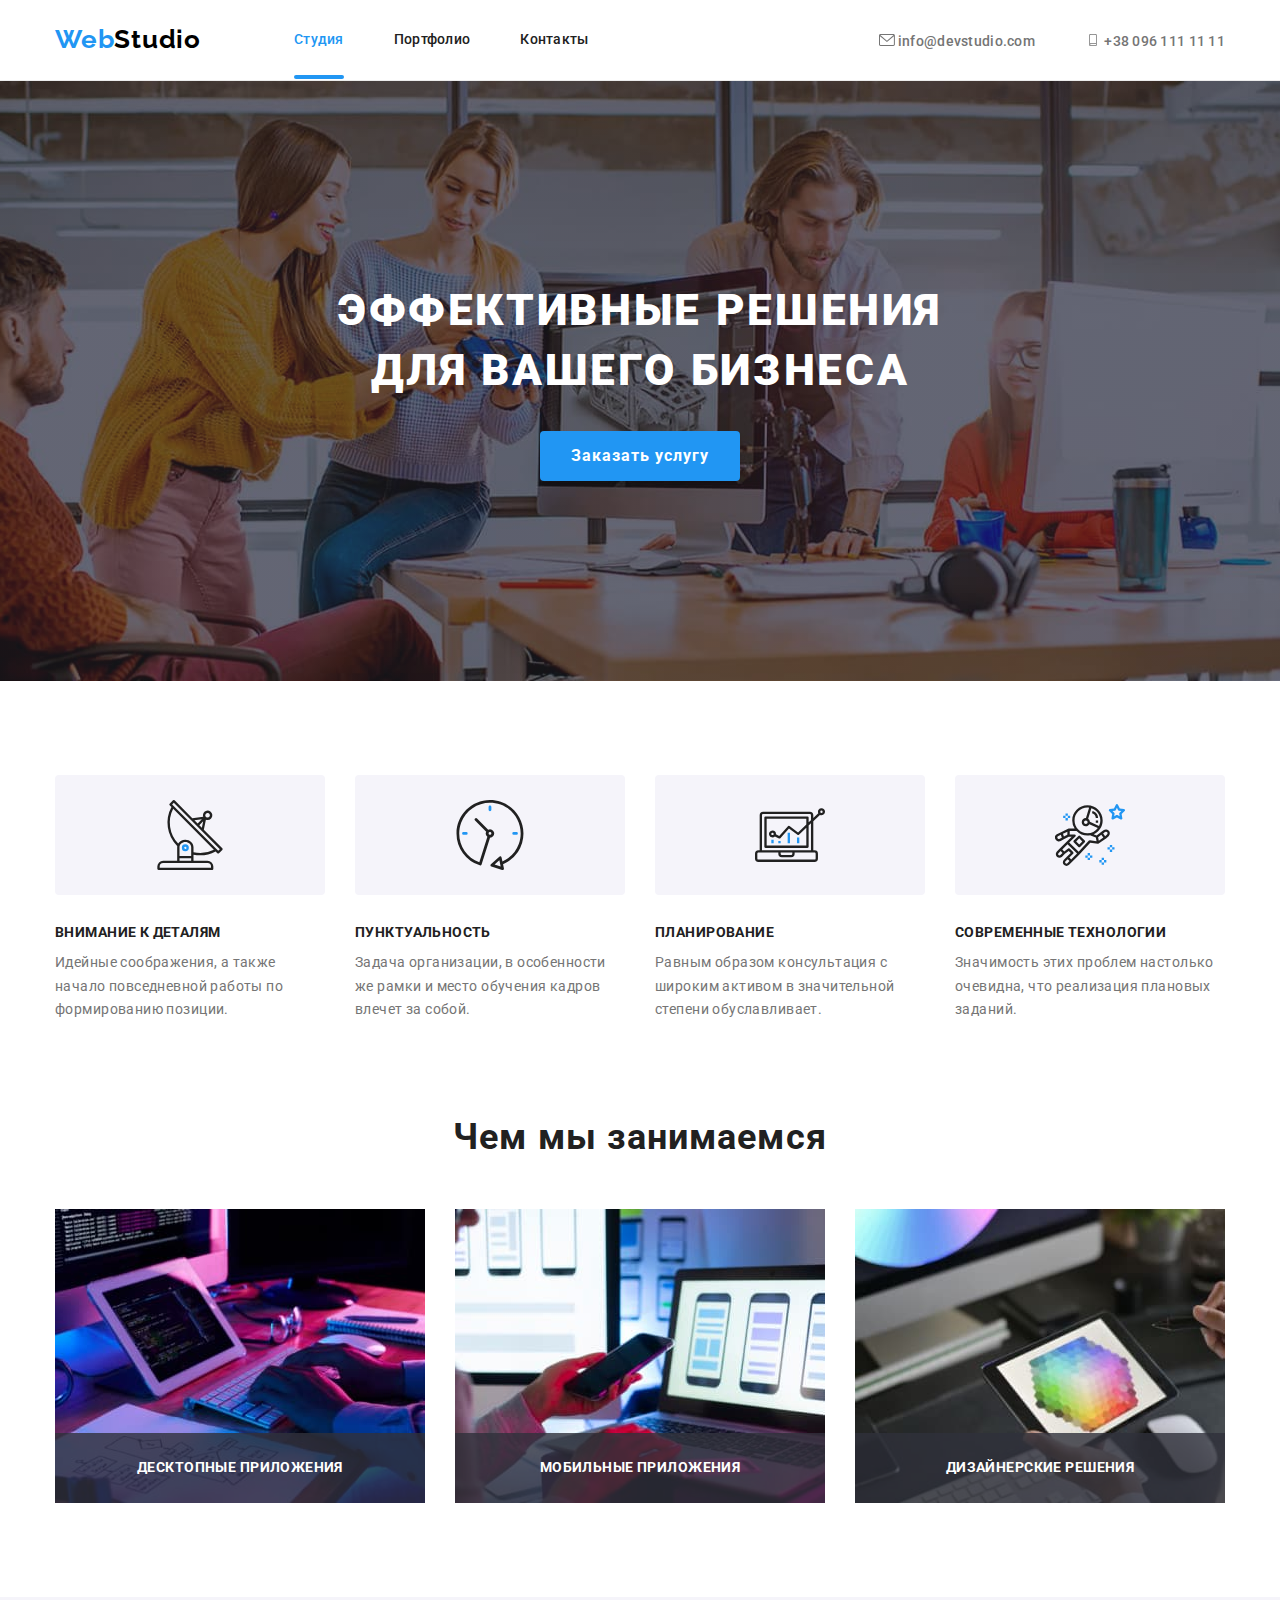
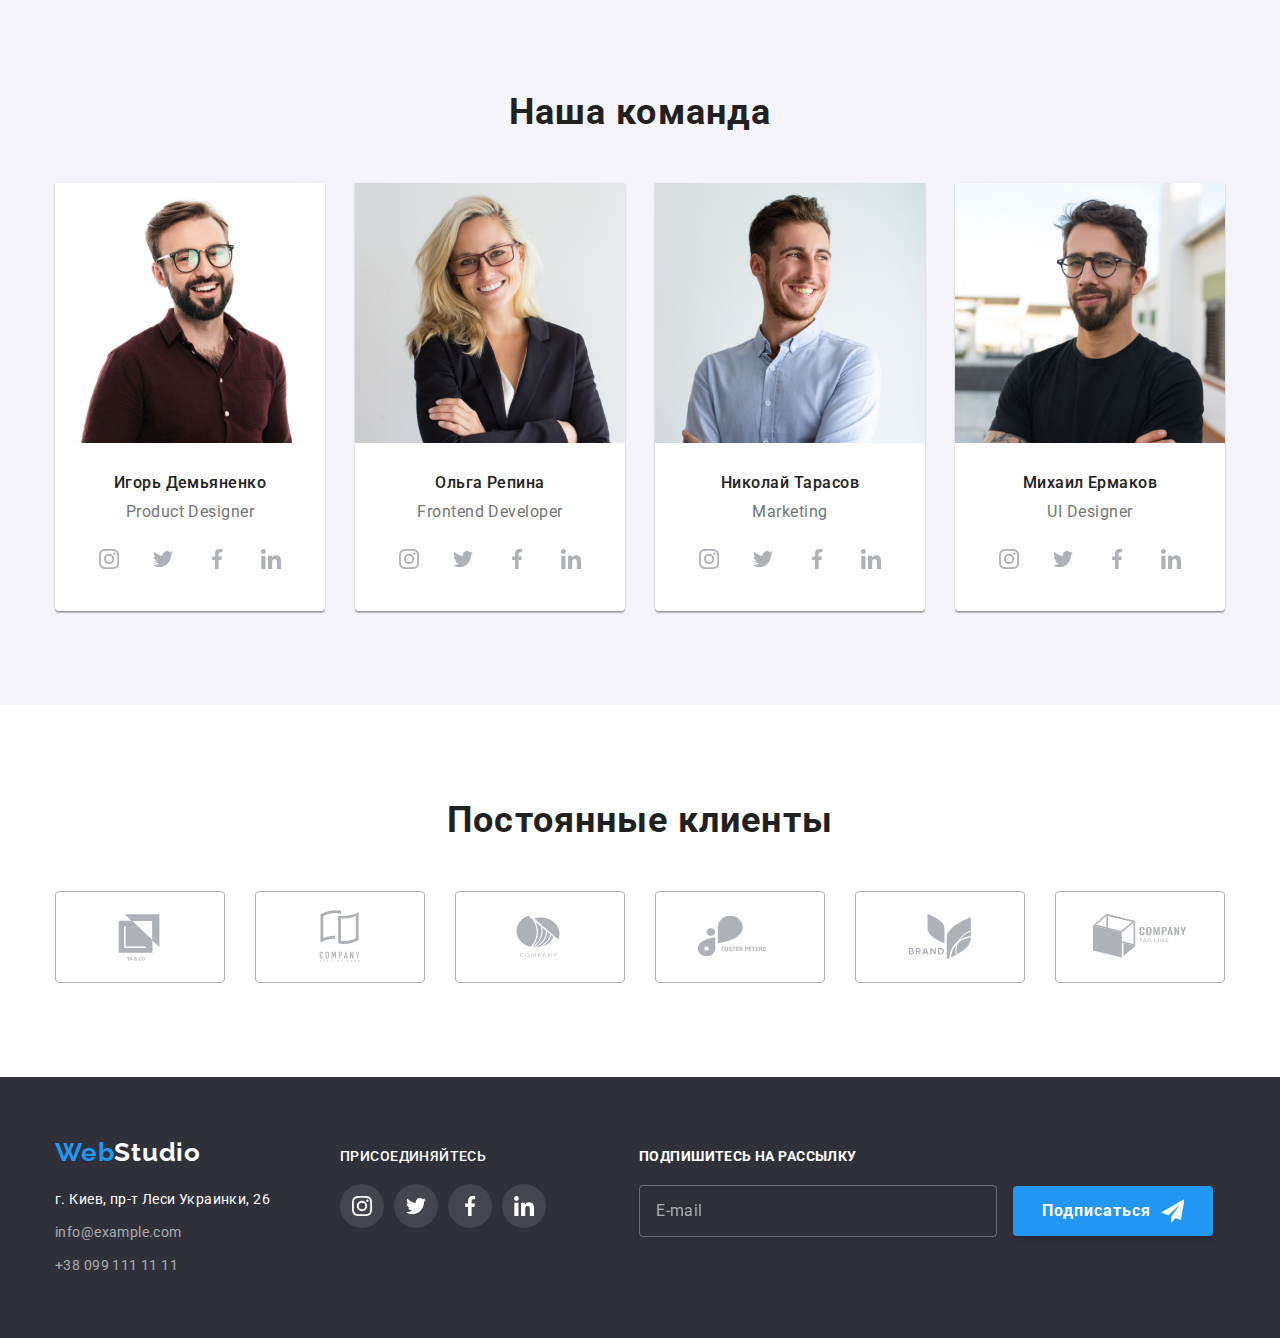
<file: index.html>
<!DOCTYPE html>
<html lang="ru">

<head>
    <meta charset="UTF-8">
    <meta http-equiv="X-UA-Compatible" content="IE=edge">
    <meta name="viewport" content="width=device-width, initial-scale=1.0">
    <title>Web Studio</title>
    <link rel="preconnect" href="https://fonts.googleapis.com">
    <link rel="preconnect" href="https://fonts.gstatic.com" crossorigin>
    <link href="https://fonts.googleapis.com/css2?family=Raleway:wght@700&family=Roboto:wght@400;500;700;900&display=swap" rel="stylesheet">
    <link rel=“preconnect” href=“https://fonts.gstatic.com”>
    <link rel="stylesheet" href="https://cdnjs.cloudflare.com/ajax/libs/modern-normalize/1.0.0/modern-normalize.min.css" />
    <link rel="stylesheet" href="./CSS/style.css">
</head>

<body>
    <header class="head">
        <div class="container head-container">

        <!--Header-->
            <nav class="nav">
                <a href="./index.html" class="logo logo-head">Web<span class="logo-black">Studio</span></a>
                <ul class="nav-list list">
                    <li class="nav-item">
                        <a href="./index.html" class="nav-link link current">Студия</a>
                    </li>
                    <li class="nav-item">
                        <a href="./portfolio.html" class="nav-link link">Портфолио</a>
                    </li>
                    <li class="nav-item">
                        <a href="#contacts" class="nav-link link">Контакты</a>
                    </li>
                </ul>   
            </nav>
            <ul class="nav-contact head-contact list">
                <li class="nav-contact-item">
                    <a href="mailto:info@devstudio.com" class="head-mail link">
                        <svg class="nav-contact-icon" width="16px" hight="12px">
                            <use href="./img/icons.svg#icon-envelope"></use>
                        </svg>
                        info@devstudio.com
                    </a>
                </li>
                <li class="nav-contact-item">
                    <a href="tel:+380961111111" class="head-tel link">
                        <svg class="nav-contact-icon" width="10px" hight="16px">
                            <use href="./img/icons.svg#icon-smartphone"></use>
                        </svg>
                        +38 096 111 11 11
                    </a>
                </li>
            </ul>
        </div>
    </header>
    <main>

        <!--Hat-->
        <section class="hero">
            <div class="hero-container container">
                <h1 class="hero-title">Эффективные решения <br>для вашего бизнеса<br></h1>
                <button type="button" class="hero-btn" data-modal-open>Заказать услугу</button>
            </div>
        </section>

        <!--feature-->
        <section class="feature">
            <div class="feature-container container">
                <ul class="feature-list list">
                    <li class="feature-inner-list">
                        <div class="wrapper-icon">
                            <svg class="feature-icon" width="70" hight="70">
                                <use href="./img/icons.svg#icon-antenna-1"></use>
                            </svg>
                        </div>
                        <h3 class="feature-headline">Внимание к деталям</h3>
                        <p class="feature-position">Идейные соображения, а также начало повседневной работы по формированию позиции.</p>
                    </li>
                    <li class="feature-inner-list">
                        <div class="wrapper-icon">
                            <svg class="feature-icon" width="70" hight="70">
                                <use href="./img/icons.svg#icon-clock-1"></use>
                            </svg>
                        </div>
                        <h3 class="feature-headline">Пунктуальность</h3>
                        <p class="feature-position">Задача организации, в особенности же рамки и место обучения кадров влечет за собой.</p>
                    </li>
                    <li class="feature-inner-list">
                        <div class="wrapper-icon">
                            <svg class="feature-icon" width="70" hight="70">
                                <use href="./img/icons.svg#icon-diagram-1"></use>
                            </svg>
                        </div>
                        <h3 class="feature-headline">Планирование</h3>
                        <p class="feature-position">Равным образом консультация с широким активом в значительной степени обуславливает.</p>
                    </li>
                    <li class="feature-inner-list">
                        <div class="wrapper-icon">
                            <svg class="feature-icon" width="70" hight="70">
                                <use href="./img/icons.svg#icon-astronaut-1"></use>
                            </svg>
                        </div>
                        <h3 class="feature-headline">Современные технологии</h3>
                        <p class="feature-position">Значимость этих проблем настолько очевидна, что реализация плановых заданий.</p>
                    </li>
                </ul>
            </div>
        </section>

        <!--What we do-->
        <section class="example">
            <div class="example-container container">
                <h2 class="example-headline">Чем мы занимаемся</h2>
                    <ul class="example-list list">
                        <li class="example-box">
                            <div class="thumb">
                                <img class="example-demo" src="./img/what_we_do/wwd.jpg" alt="Чем мы занимаемся" width="370" height="294" />
                                <p class="description">
                                    Десктопные приложения
                                </p>
                            </div>
                        </li>
                        <li class="example-box">
                            <div class="thumb">
                                <img class="example-demo" src="./img/what_we_do/wwd1.jpg" alt="Чем мы занимаемся" width="370" height="294" />
                                <p class="description">
                                    Мобильные приложения
                                </p>
                            </div>
                        </li>
                        <li class="example-box">
                            <div class="thumb">
                                <img class="example-demo" src="./img/what_we_do/wwd2.jpg" alt="Чем мы занимаемся" width="370" height="294" />
                                <p class="description">
                                    Дизайнерские решения
                                </p>
                            </div>
                        </li>
                    </ul>
            </div>
        </section>
        
        <!--Our Team-->
        <section class="team">
            <div class="container">
                <h2 class="team-headline">Наша команда</h2>
                <ul class="team-list list">
                    <li class="team-inner-list">
                        <img class="team-ava" src="./img/our_team/igor.jpg" alt="Игорь Демьяненко" width="270" height="260"/>
                        <div class="team-container">
                            <h3 class="team-inner-name">Игорь Демьяненко</h3>
                            <p class="team-position">Product Designer</p>
                            <ul class="team-icon list">
                                <li class="team-svg-list">
                                    <a href="" class="team-link">
                                        <svg class="team-link-icon">
                                            <use href="./img/icons.svg#icon-instagram-2"></use>
                                        </svg>
                                    </a>
                                </li>
                                <li class="team-svg-list">
                                    <a href="" class="team-link">
                                        <svg class="team-link-icon">
                                            <use href="./img/icons.svg#icon-twitter-1"></use>
                                        </svg>
                                    </a>
                                </li>
                                <li class="team-svg-list">
                                    <a href="" class="team-link">
                                        <svg class="team-link-icon">
                                            <use href="./img/icons.svg#icon-facebook-1"></use>
                                        </svg>
                                    </a>
                                </li>
                                <li class="team-svg-list">
                                    <a href="" class="team-link">
                                        <svg class="team-link-icon">
                                            <use href="./img/icons.svg#icon-linkedin-1"></use>
                                        </svg>
                                    </a>
                                </li>
                            </ul>
                        </div>
                    </li>
                    <li class="team-inner-list">
                        <img class="team-ava" src="./img/our_team/olga.jpg" alt="Ольга Репина" width="270" height="260"/>
                        <div class="team-container">
                            <h3 class="team-inner-name">Ольга Репина</h3>
                            <p class="team-position">Frontend Developer</p>
                            <ul class="team-icon list">
                                <li class="team-svg-list">
                                    <a href="" class="team-link">
                                        <svg class="team-link-icon">
                                            <use href="./img/icons.svg#icon-instagram-2"></use>
                                        </svg>
                                    </a>
                                </li>
                                <li class="team-svg-list">
                                    <a href="" class="team-link">
                                        <svg class="team-link-icon">
                                            <use href="./img/icons.svg#icon-twitter-1"></use>
                                        </svg>
                                    </a>
                                </li>
                                <li class="team-svg-list">
                                    <a href="" class="team-link">
                                        <svg class="team-link-icon">
                                            <use href="./img/icons.svg#icon-facebook-1"></use>
                                        </svg>
                                    </a>
                                </li>
                                <li class="team-svg-list">
                                    <a href="" class="team-link">
                                        <svg class="team-link-icon">
                                            <use href="./img/icons.svg#icon-linkedin-1"></use>
                                        </svg>
                                    </a>
                                </li>
                            </ul>
                        </div>
                    </li>
                    <li class="team-inner-list">
                        <img class="team-ava" src="./img/our_team/nikola.jpg" alt="Николай Тарасов" width="270" height="260"/>
                        <div class="team-container">
                            <h3 class="team-inner-name">Николай Тарасов</h3>
                            <p class="team-position">Marketing</p>
                            <ul class="team-icon list">
                                <li class="team-svg-list">
                                    <a href="" class="team-link">
                                        <svg class="team-link-icon">
                                            <use href="./img/icons.svg#icon-instagram-2"></use>
                                        </svg>
                                    </a>
                                </li>
                                <li class="team-svg-list">
                                    <a href="" class="team-link">
                                        <svg class="team-link-icon">
                                            <use href="./img/icons.svg#icon-twitter-1"></use>
                                        </svg>
                                    </a>
                                </li>
                                <li class="team-svg-list">
                                    <a href="" class="team-link">
                                        <svg class="team-link-icon">
                                            <use href="./img/icons.svg#icon-facebook-1"></use>
                                        </svg>
                                    </a>
                                </li>
                                <li class="team-svg-list">
                                    <a href="" class="team-link">
                                        <svg class="team-link-icon">
                                            <use href="./img/icons.svg#icon-linkedin-1"></use>
                                        </svg>
                                    </a>
                                </li>
                            </ul>
                        </div>
                    </li>
                    <li class="team-inner-list">
                        <img class="team-ava" src="./img/our_team/michael.jpg" alt="Михаил Ермаков" width="270" height="260"/>
                        <div class="team-container">
                            <h3 class="team-inner-name">Михаил Ермаков</h3>
                            <p class="team-position">UI Designer</p>
                            <ul class="team-icon list">
                                <li class="team-svg-list">
                                    <a href="" class="team-link">
                                        <svg class="team-link-icon">
                                            <use href="./img/icons.svg#icon-instagram-2"></use>
                                        </svg>
                                    </a>
                                </li>
                                <li class="team-svg-list">
                                    <a href="" class="team-link">
                                        <svg class="team-link-icon">
                                            <use href="./img/icons.svg#icon-twitter-1"></use>
                                        </svg>
                                    </a>
                                </li>
                                <li class="team-svg-list">
                                    <a href="" class="team-link">
                                        <svg class="team-link-icon">
                                            <use href="./img/icons.svg#icon-facebook-1"></use>
                                        </svg>
                                    </a>
                                </li>
                                <li class="team-svg-list">
                                    <a href="" class="team-link">
                                        <svg class="team-link-icon">
                                            <use href="./img/icons.svg#icon-linkedin-1"></use>
                                        </svg>
                                    </a>
                                </li>
                            </ul>
                        </div>
                    </li>
                </ul>
            </div>
        </section>

        <!--Our clients-->
        <section class="clients">
            <div class="clients-container container">
                <h2 class="clients-headline">Постоянные клиенты</h2>
                <ul class="clients-icon list">
                    <li class="clients-svg-list">
                        <a href="" class="clients-link">
                            <svg class="clients-link-icon">
                                <use href="./img/icons.svg#icon-Logo"></use>
                            </svg>
                        </a>
                    </li>
                    <li class="clients-svg-list">
                        <a href="" class="clients-link">
                            <svg class="clients-link-icon">
                                <use href="./img/icons.svg#icon-Logo-1"></use>
                            </svg>
                        </a>
                    </li>
                    <li class="clients-svg-list">
                        <a href="" class="clients-link">
                            <svg class="clients-link-icon">
                                <use href="./img/icons.svg#icon-Logo-2"></use>
                            </svg>
                        </a>
                    </li>
                    <li class="clients-svg-list">
                        <a href="" class="clients-link">
                            <svg class="clients-link-icon">
                                <use href="./img/icons.svg#icon-Logo-3"></use>
                            </svg>
                        </a>
                    </li>
                    <li class="clients-svg-list">
                        <a href="" class="clients-link">
                            <svg class="clients-link-icon">
                                <use href="./img/icons.svg#icon-Logo-4"></use>
                            </svg>
                        </a>
                    </li>
                    <li class="clients-svg-list">
                        <a href="" class="clients-link">
                            <svg class="clients-link-icon">
                                <use href="./img/icons.svg#icon-Logo-5"></use>
                            </svg>
                        </a>
                    </li>
                </ul>
            </div>
        </section>
    </main>

    <!--Footer-->
    <footer class="footer">
        <div class="footer-div container">
            <div id="contacts" class="adress">
                <a href="./index.html" class="logo">Web<span class="logo-white">Studio</span></a>
                <address class="italic-no">
                    <ul class="footer-list list">
                        <li>
                            <a href="https://goo.gl/maps/ccjUCnQ3BP5SnfPA9" class="map link">г. Киев, пр-т Леси Украинки, 26</a>
                        </li>
                        <li>
                            <a href="mailto:info@example.com" class="contact-style link">info@example.com</a>
                        </li>
                        <li>
                            <a href="tel:+380991111111" class="contact-style link">+38 099 111 11 11</a>
                        </li>
                    </ul>
                
                </address>
            </div>
            <div class="footer-join">
                <h3 class="footer-inner-name">ПРИСОЕДИНЯЙТЕСЬ</h3>
                <ul class="footer-icon list">
                    <li class="footer-svg-list">
                        <a href="" class="footer-link">
                            <svg class="footer-link-icon">
                                <use href="./img/icons.svg#icon-instagram-2"></use>
                            </svg>
                        </a>
                    </li>
                    <li class="footer-svg-list">
                        <a href="" class="footer-link">
                            <svg class="footer-link-icon">
                                <use href="./img/icons.svg#icon-twitter-1"></use>
                            </svg>
                        </a>
                    </li>
                    <li class="footer-svg-list">
                        <a href="" class="footer-link">
                            <svg class="footer-link-icon">
                                <use href="./img/icons.svg#icon-facebook-1"></use>
                            </svg>
                        </a>
                    </li>
                    <li class="footer-svg-list">
                        <a href="" class="footer-link">
                            <svg class="footer-link-icon">
                                <use href="./img/icons.svg#icon-linkedin-1"></use>
                            </svg>
                        </a>
                    </li>
                </ul>
            </div>
            <form class="form-subscribe" name="subscribe">
                <label for="email" class="subscribe-lable">Подпишитесь на рассылку</label>
                <div class="subscribe-wrapper">
                    <input class="subscribe-input" type="email" name="email" id="email" placeholder="E-mail" />
                    <button type="submit" class="button">
                        <span>Подписаться</span>
                    </button>
                </div>
            </form>
        </div>
    </footer>
    <!-- Модальное окно -->
    <div class="backdrop is-hidden" data-modal>
        <div class="modal">
            <button class="button" type="button" data-modal-close>
                <svg class="close-icon" width="18" height="18">
                    <use href="./img/icons.svg#icon-close-modal"></use>
                </svg>
            </button>
            <form class="form">
                <b class="form-text">Оставьте свои данные, мы вам перезвоним</b>
                <label class="label-text" for="input-name"> Имя </label>
                <div class="wrapper-input">
                    <input class="input" type="text" name="input-name" id="input-name" autofocus />
                    <svg class="name-icon" width="18" height="18">
                        <use href="./img/icons.svg#icon-name"></use>
                    </svg>
                </div>
                <label class="label-text" for="input-tel">Телефон</label>
                <div class="wrapper-input">
                    <input class="input" type="tel" name="input-tel" id="input-tel" />
                    <svg class="name-icon" width="18" height="18">
                        <use href="./img/icons.svg#icon-tel"></use>
                    </svg>
                </div>
                <label class="label-text" for="input-email"> Почта </label>
                <div class="wrapper-input">
                    <input class="input" type="email" name="input-email" id="input-email" />
                    <svg class="name-icon" width="18" height="18">
                        <use href="./img/icons.svg#icon-email"></use>
                    </svg>
                </div>
                <label class="label-text" for="input-textarea">Комментарий</label>
                <textarea class="input-textarea" name="input-textarea" id="input-textarea" rows="4"
                    placeholder="Введите текст"></textarea>
                <div class="wrapper-checkbox">
                    <input class="checkbox" type="checkbox" name="checkbox" id="checkbox" />
                    <span class="icon-check"></span>
                    <label class="label-checkbox" for="checkbox">Соглашаюсь с рассылкой и принимаю
                        <a class="link-checkbox" href="">Условия договора</a>
                    </label>
                </div>
                <button class="submit" type="submit">Отправить</button>
            </form>
        </div>
    </div>
    <!-- Cкрипт модального окна -->
    <script src="./js/modal.js"></script>
</body>
</html>
</file>
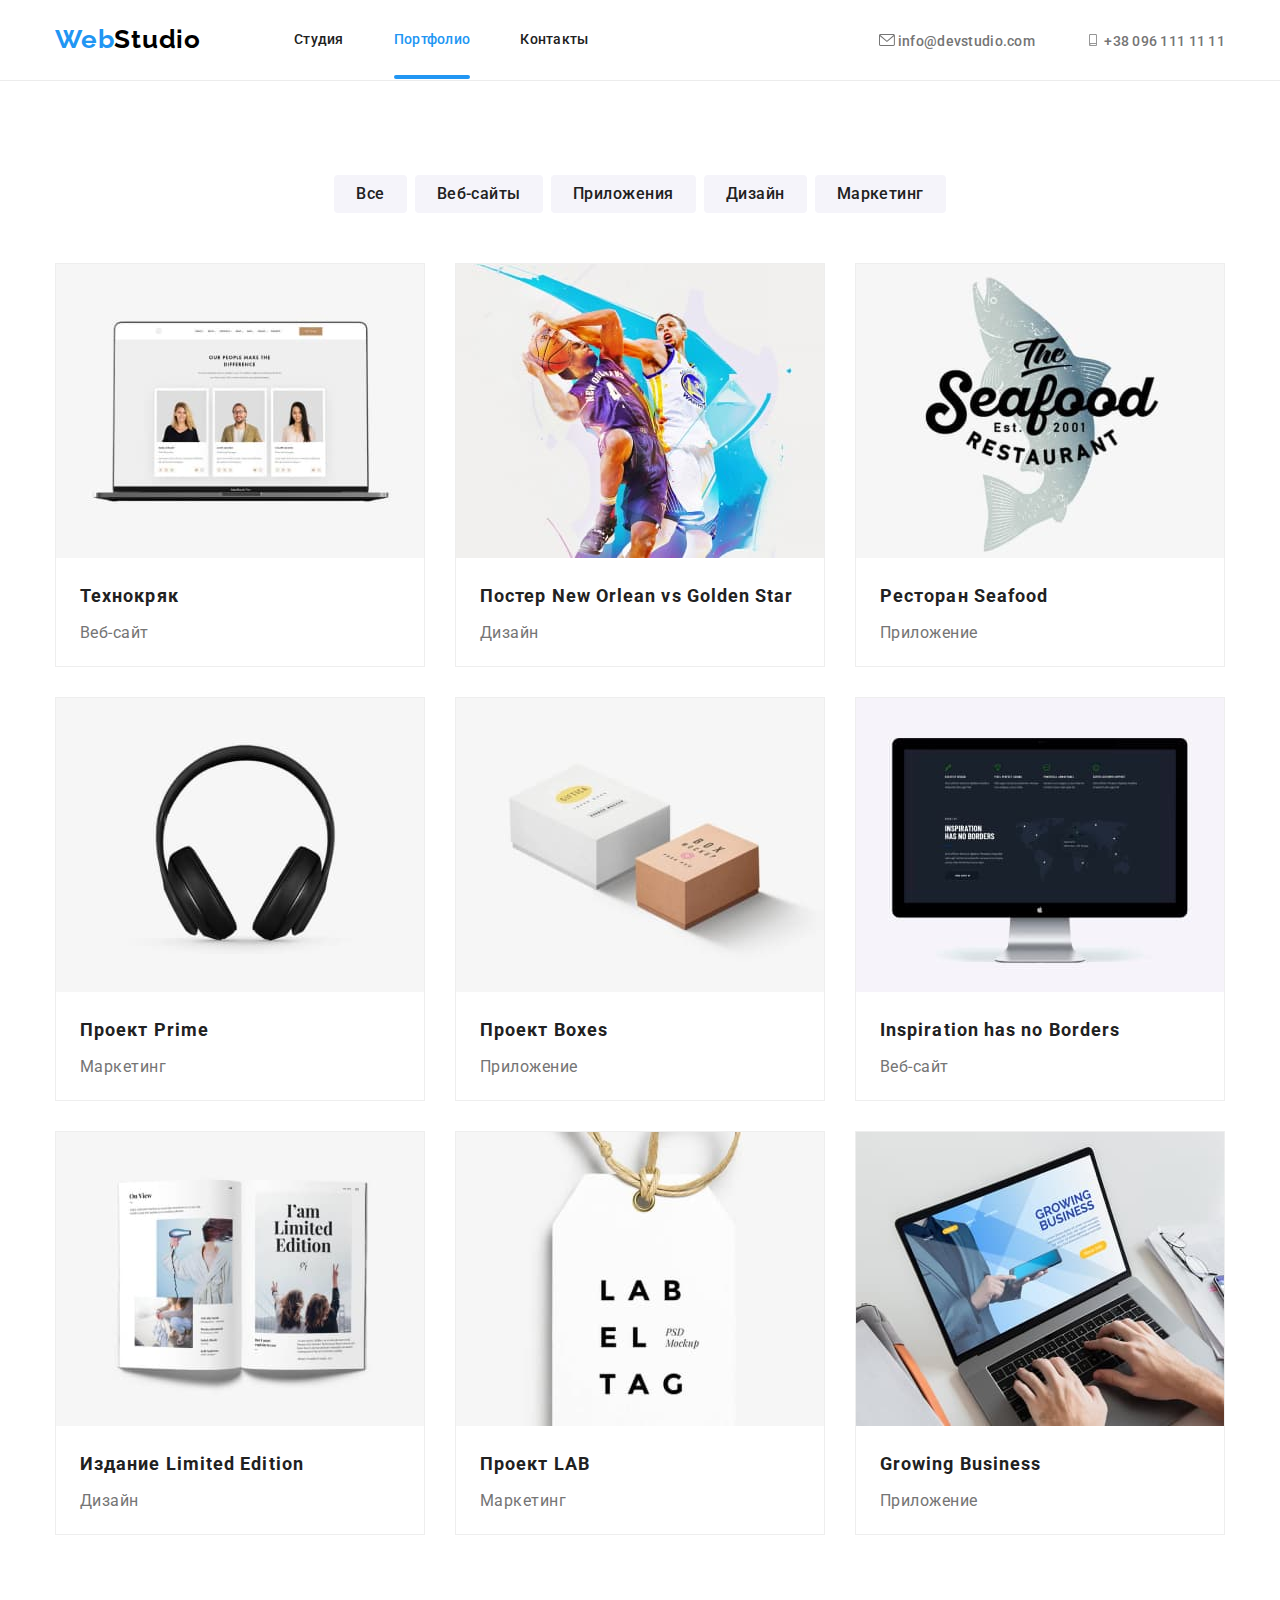
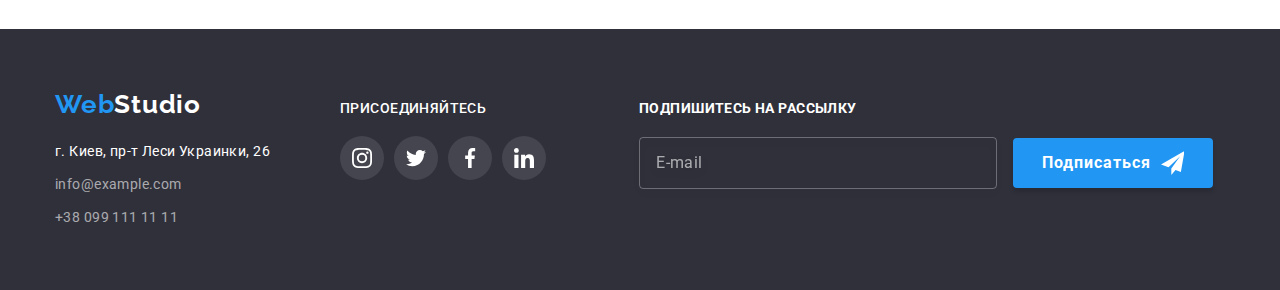
<file: portfolio.html>
<!DOCTYPE html>
<html lang="ru">

<head>
    <meta charset="UTF-8">
    <meta http-equiv="X-UA-Compatible" content="IE=edge">
    <meta name="viewport" content="width=device-width, initial-scale=1.0">
    <title>Web Studio</title>
    <link rel="preconnect" href="https://fonts.googleapis.com">
    <link rel="preconnect" href="https://fonts.gstatic.com" crossorigin>
    <link href="https://fonts.googleapis.com/css2?family=Raleway:wght@700&family=Roboto:wght@400;500;700;900&display=swap" rel="stylesheet">
    <link rel=“preconnect” href=“https://fonts.gstatic.com”>
    <link rel="stylesheet" href="https://cdnjs.cloudflare.com/ajax/libs/modern-normalize/1.0.0/modern-normalize.min.css" />
    <link rel="stylesheet" href="./CSS/style.css">
</head>

<body>
    <header class="head">
        <div class="container head-container">
    
            <!--Header-->
            <nav class="nav">
                <a href="./index.html" class="logo logo-head">Web<span class="logo-black">Studio</span></a>
                <ul class="nav-list list">
                    <li class="nav-item">
                        <a href="./index.html" class="nav-link link">Студия</a>
                    </li>
                    <li class="nav-item">
                        <a href="./portfolio.html" class="nav-link link current">Портфолио</a>
                    </li>
                    <li class="nav-item">
                        <a href="#contacts" class="nav-link link">Контакты</a>
                    </li>
                </ul>
            </nav>
            <ul class="nav-contact head-contact list">
                <li class="nav-contact-item">
                    <a href="mailto:info@devstudio.com" class="head-mail link">
                        <svg class="nav-contact-icon" width="16px" hight="12px">
                            <use href="./img/icons.svg#icon-envelope"></use>
                        </svg>
                        info@devstudio.com
                    </a>
                </li>
                <li class="nav-contact-item">
                    <a href="tel:+380961111111" class="head-tel link">
                        <svg class="nav-contact-icon" width="10px" hight="16px">
                            <use href="./img/icons.svg#icon-smartphone"></use>
                        </svg>
                        +38 096 111 11 11
                    </a>
                 </li>
            </ul>
        </div>
    </header>
    <main>
        <section class="portfolio">
            <div class="container">
                <ul class="portfolio-filter-list list">
                    <li class="portfolio-filter">
                        <button class="filter-btn" type="button">Все</button>
                    </li>
                    <li class="portfolio-filter">
                        <button class="filter-btn" type="button">Веб-сайты</button>
                    </li>
                    <li class="portfolio-filter">
                        <button class="filter-btn" type="button">Приложения</button>
                    </li>
                    <li class="portfolio-filter">
                        <button class="filter-btn" type="button">Дизайн</button>
                    </li>
                    <li class="portfolio-filter">
                        <button class="filter-btn" type="button">Маркетинг</button>
                    </li>
                </ul>
                <ul class="portfolio-list list">
                    <li class="portfolio-inner-list">
                        <div class="thumb">
                            <img class="portfolio-inner-logo" src="./img/portolio/project1.jpg" alt="project1" width="370" height="294"/>
                            <p class="hidden-text">
                                Ресурс предлагает комплексные предложения с разным уровнем функционала и
                                сервисов. Все это позволит посетителю получить исчерпывающие сведения о компании
                                или частном лице.
                            </p>
                        </div>
                        <div class="portfolio-container">
                            <h3 class="portfolio-headline">Технокряк</h3>
                            <p class="portfolio-filter">Веб-сайт</p>
                        </div>
                    </li>
                    <li class="portfolio-inner-list">
                        <div class="thumb">
                            <img class="portfolio-inner-logo" src="./img/portolio/project2.jpg" alt="project2" width="370" height="294" />
                            <p class="hidden-text">
                                Ресурс предлагает комплексные предложения с разным уровнем функционала и
                                сервисов. Все это позволит посетителю получить исчерпывающие сведения о компании
                                или частном лице.
                            </p>
                        </div>
                        <div class="portfolio-container">
                            <h3 class="portfolio-headline">Постер New Orlean vs Golden Star</h3>
                            <p class="portfolio-filter">Дизайн</p>
                        </div>
                    </li>
                    <li class="portfolio-inner-list">
                        <div class="thumb">
                            <img class="portfolio-inner-logo" src="./img/portolio/project3.jpg" alt="project3" width="370" height="294" />
                            <p class="hidden-text">
                                Ресурс предлагает комплексные предложения с разным уровнем функционала и
                                сервисов. Все это позволит посетителю получить исчерпывающие сведения о компании
                                или частном лице.
                            </p>
                        </div>
                        <div class="portfolio-container">
                            <h3 class="portfolio-headline">Ресторан Seafood</h3>
                            <p class="portfolio-filter">Приложение</p>
                        </div>
                    </li>
                    <li class="portfolio-inner-list">
                        <div class="thumb">
                            <img class="portfolio-inner-logo" src="./img/portolio/project4.jpg" alt="project4" width="370" height="294" />
                            <p class="hidden-text">
                                Ресурс предлагает комплексные предложения с разным уровнем функционала и
                                сервисов. Все это позволит посетителю получить исчерпывающие сведения о компании
                                или частном лице.
                            </p>
                        </div>
                        <div class="portfolio-container">
                            <h3 class="portfolio-headline">Проект Prime</h3>
                            <p class="portfolio-filter">Маркетинг</p>
                        </div>
                    </li>
                    <li class="portfolio-inner-list">
                        <div class="thumb">
                            <img class="portfolio-inner-logo" src="./img/portolio/project5.jpg" alt="project5" width="370" height="294" />
                            <p class="hidden-text">
                                Ресурс предлагает комплексные предложения с разным уровнем функционала и
                                сервисов. Все это позволит посетителю получить исчерпывающие сведения о компании
                                или частном лице.
                            </p>
                        </div>
                        <div class="portfolio-container">
                            <h3 class="portfolio-headline">Проект Boxes</h3>
                            <p class="portfolio-filter">Приложение</p>
                        </div>
                    </li>
                    <li class="portfolio-inner-list">
                        <div class="thumb">
                            <img class="portfolio-inner-logo" src="./img/portolio/project6.jpg" alt="project6" width="370" height="294" />
                            <p class="hidden-text">
                                Ресурс предлагает комплексные предложения с разным уровнем функционала и
                                сервисов. Все это позволит посетителю получить исчерпывающие сведения о компании
                                или частном лице.
                            </p>
                        </div>
                        <div class="portfolio-container">
                            <h3 class="portfolio-headline">Inspiration has no Borders</h3>
                            <p class="portfolio-filter">Веб-сайт</p>
                        </div>
                    </li>
                    <li class="portfolio-inner-list">
                        <div class="thumb">
                            <img class="portfolio-inner-logo" src="./img/portolio/project7.jpg" alt="project7" width="370" height="294" />
                            <p class="hidden-text">
                                Ресурс предлагает комплексные предложения с разным уровнем функционала и
                                сервисов. Все это позволит посетителю получить исчерпывающие сведения о компании
                                или частном лице.
                            </p>
                        </div>
                        <div class="portfolio-container">
                            <h3 class="portfolio-headline">Издание Limited Edition</h3>
                            <p class="portfolio-filter">Дизайн</p>
                        </div>
                    </li>
                    <li class="portfolio-inner-list">
                        <div class="thumb">
                            <img class="portfolio-inner-logo" src="./img/portolio/project8.jpg" alt="project8" width="370" height="294" />
                            <p class="hidden-text">
                                Ресурс предлагает комплексные предложения с разным уровнем функционала и
                                сервисов. Все это позволит посетителю получить исчерпывающие сведения о компании
                                или частном лице.
                            </p>
                        </div>
                        <div class="portfolio-container">
                            <h3 class="portfolio-headline">Проект LAB</h3>
                            <p class="portfolio-filter">Маркетинг</p>
                        </div>
                    </li>
                    <li class="portfolio-inner-list">
                        <div class="thumb">
                            <img class="portfolio-inner-logo" src="./img/portolio/project9.jpg" alt="project9" width="370" height="294" />
                            <p class="hidden-text">
                                Ресурс предлагает комплексные предложения с разным уровнем функционала и
                                сервисов. Все это позволит посетителю получить исчерпывающие сведения о компании
                                или частном лице.
                            </p>
                        </div>
                        <div class="portfolio-container">
                            <h3 class="portfolio-headline">Growing Business</h3>
                            <p class="portfolio-filter">Приложение</p>
                        </div>
                    </li>
                </ul>
            </div>
        </section>
    </main>
    <footer class="footer">
        <div class="container">
            <div id="contacts" class="adress">
                <a href="./index.html" class="logo">Web<span class="logo-white">Studio</span></a>
                <address class="italic-no">
                    <ul class="footer-list list">
                        <li>
                            <a href="https://goo.gl/maps/ccjUCnQ3BP5SnfPA9" class="map link">г. Киев, пр-т Леси Украинки,
                                26</a>
                        </li>
                        <li>
                            <a href="mailto:info@example.com" class="contact-style link">info@example.com</a>
                        </li>
                        <li>
                            <a href="tel:+380991111111" class="contact-style link">+38 099 111 11 11</a>
                        </li>
                    </ul>
    
                </address>
            </div>
            <div class="footer-join">
                <h3 class="footer-inner-name">ПРИСОЕДИНЯЙТЕСЬ</h3>
                <ul class="footer-icon list">
                    <li class="footer-svg-list">
                        <a href="" class="footer-link">
                            <svg class="footer-link-icon">
                                <use href="./img/icons.svg#icon-instagram-2"></use>
                            </svg>
                        </a>
                    </li>
                    <li class="footer-svg-list">
                        <a href="" class="footer-link">
                            <svg class="footer-link-icon">
                                <use href="./img/icons.svg#icon-twitter-1"></use>
                            </svg>
                        </a>
                    </li>
                    <li class="footer-svg-list">
                        <a href="" class="footer-link">
                            <svg class="footer-link-icon">
                                <use href="./img/icons.svg#icon-facebook-1"></use>
                            </svg>
                        </a>
                    </li>
                    <li class="footer-svg-list">
                        <a href="" class="footer-link">
                            <svg class="footer-link-icon">
                                <use href="./img/icons.svg#icon-linkedin-1"></use>
                            </svg>
                        </a>
                    </li>
                </ul>
            </div>
            <form class="form-subscribe" name="subscribe">
                <label for="email" class="subscribe-lable">Подпишитесь на рассылку</label>
                <div class="subscribe-wrapper">
                    <input class="subscribe-input" type="email" name="email" id="email" placeholder="E-mail" />
                    <button type="submit" class="button">
                        <span>Подписаться</span>
                    </button>
                </div>
            </form>
        </div>
    </footer>
</body>

</html>
</file>
<file: CSS/style.css>
:root {
  /* Основные шрифты */
  --main-font: 'Roboto', sans-serif;
  --secondary-font: 'Raleway', sans-serif;

  /* цвет текста контента */
  --main-color: #212121;
  --secondary-color: #757575;
  --portfolio-btn-second-color: #ffffff;
  --portfolio-btn-background: #f5f4fa;
  --portfolio-btn-second-background: #2196f3;

  /* толшина текста контента */
  --text-regular: 400;
  --text-medium: 500;
  --text-bold: 700;
}

.feature,
.clients {
  padding-top: 94px;
  padding-bottom: 94px;
}

.example {
  padding-bottom: 94px;
}

body {
  background-color: #fff;
  font-family: var(--main-font);
}

.container {
  margin-left: auto;
  margin-right: auto;
  width: 1200px;
  padding-left: 15px;
  padding-right: 15px;
}

.head-container {
  display: flex;
  height: 80px;
}

h1,
h2,
h3,
p {
  margin: 0;
}

img {
  display: block;
}

/* header */
.head {
  border-bottom: 1px solid #ececec;
}

.head .link {
  transition: color 250ms cubic-bezier(0.4, 0, 0.2, 1);
}

.logo {
  font-family: var(--secondary-font);
  font-weight: 700;
  font-size: 26px;
  line-height: 1.2;
  letter-spacing: 0.03em;
  color: #2196f3;
  text-decoration: none;
  cursor: default;
}

.logo-head {
  padding-top: 24px;
  padding-bottom: 25px;
}

.logo-black {
  color: #000;
}

.nav {
  font-weight: var(--text-medium);
  font-size: 14px;
  line-height: 1.14;
  letter-spacing: 0.02em;

  color: var(--main-color);
  display: flex;
}

.nav-list {
  display: flex;
  margin: 0 0 0 93px;
  padding: 32px 0;
}

.link {
  text-decoration: none;
}

.list {
  list-style-type: none;
}

.nav-item {
  margin-right: 50px;
}

.nav-item:last-child {
  margin: 0;
}

.nav-link {
  font-weight: var(--text-medium);
  font-size: 14px;
  line-height: 1.14;
  letter-spacing: 0.02em;
  color: var(--main-color);
}

.nav-contact {
  display: flex;
}

.head-contact {
  margin: 0 0 0 auto;
  padding: 32px 0;
}

.head-mail {
  margin-right: 50px;
}

.head-mail,
.head-tel {
  font-weight: var(--text-medium);
  font-size: 14px;
  line-height: 1.14;
  letter-spacing: 0.02em;

  color: var(--secondary-color);
}

.nav-link:hover,
.nav-link:focus,
.head-mail:hover,
.head-mail:focus,
.head-tel:hover,
.head-tel:focus,
.contact-style:hover,
.contact-style:focus {
  color: #2196f3;
}

.current {
  color: #2196f3;
}

.nav-contact-icon {
  width: 16px;
  height: 12px;
  margin: 0;
  padding: 0;
  fill: currentColor;
}

.nav-link.current {
  position: relative;
  padding: 32px 0;
}

.nav-link.current::after {
  position: absolute;
  bottom: 0;

  content: '';
  display: block;
  width: 100%;
  height: 4px;
  border-radius: 2px;
  background-color: #2196f3;
}

/* Hat */

.hero {
  background-color: #2f303a;
  text-align: center;
  padding-top: 200px;
  padding-bottom: 200px;
  background-image: linear-gradient(rgba(47, 48, 58, 0.4), rgba(47, 48, 58, 0.4)),
    url(../img/header.jpg);
  background-repeat: no-repeat;
  background-position: center;
}

.hero .hero-btn {
  transition: color 250ms cubic-bezier(0.4, 0, 0.2, 1),
    background-color 500ms cubic-bezier(0.4, 0, 0.2, 1);
}

.hero-title {
  font-weight: 900;
  font-size: 44px;
  line-height: 1.36;
  text-align: center;
  letter-spacing: 0.06em;
  text-transform: uppercase;
  color: #fff;
  padding-bottom: 30px;
}

.hero-btn {
  width: 200px;
  height: 50px;
  font-family: inherit;
  font-weight: var(--text-bold);
  font-size: 16px;
  line-height: 1.88;
  letter-spacing: 0.06em;
  color: #fff;
  background: #2196f3;
  box-shadow: 0px 4px 4px rgba(0, 0, 0, 0.15);
  border-radius: 4px;
  border: 0px;
  cursor: pointer;
}

/* main-start-page */

.hero-btn:hover,
.hero-btn:focus {
  background: #188ce8;
  box-shadow: 0px 4px 4px rgba(0, 0, 0, 0.15);
  border-radius: 4px;
  border: 0px;
}

.wrapper-icon {
  display: flex;
  justify-content: center;
  align-items: center;
  width: 270px;
  height: 120px;
  margin-bottom: 30px;
  background-color: #f5f4fa;
  border-radius: 4px;
}

.feature-headline {
  font-weight: var(--text-bold);
  font-size: 14px;
  line-height: 1.14;
  letter-spacing: 0.03em;
  text-transform: uppercase;
  color: var(--main-color);
  padding-bottom: 10px;
}

.feature-position {
  font-weight: var(--text-regular);
  font-size: 14px;
  line-height: 1.71;
  letter-spacing: 0.03em;
  color: var(--secondary-color);
}

.feature-list {
  list-style: none;
  margin: 0;
  padding: 0;
}

.feature-list .feature-inner-list:not(:last-child) {
  margin-right: 30px;
}

.feature-inner-list {
  width: 270px;
}

.feature-list {
  display: flex;
}

.example-headline,
.team-headline,
.clients-headline {
  font-weight: var(--text-bold);
  font-size: 36px;
  line-height: 1.17;
  text-align: center;
  letter-spacing: 0.03em;
  color: var(--main-color);
}

.example-headline {
  margin-bottom: 50px;
}

.example-list {
  display: flex;
}

.example-list {
  margin: 0;
  padding: 0;
}

.example-list .example-box:not(:last-child) {
  margin-right: 30px;
}

.example .thumb {
  position: relative;
}

.example .description {
  width: 100%;
  position: absolute;
  bottom: 0;
  padding: 27px 0;

  font-weight: 700;
  font-size: 14px;
  line-height: 1.14;
  text-align: center;
  letter-spacing: 0.03em;
  text-transform: uppercase;

  color: #ffffff;
  background-color: hsla(235, 10%, 21%, 0.8);
}

/* our team */

.team-inner-name {
  font-weight: var(--text-medium);
  font-size: 16px;
  line-height: 1.19;
  text-align: center;
  letter-spacing: 0.03em;
  color: var(--main-color);
}

.team-position {
  font-weight: var(--text-regular);
  font-size: 16px;
  line-height: 1.19;
  text-align: center;
  letter-spacing: 0.03em;
  color: var(--secondary-color);
  margin-top: 10px;
  margin-bottom: 16px;
}

.team {
  background: #F5F4FA;
  padding-top: 94px;
  padding-bottom: 94px;
}

.team .team-link {
  transition: background-color 250ms cubic-bezier(0.4, 0, 0.2, 1);
}

.team-headline {
  margin-bottom: 50px;
}

.team-list {
  margin: 0;
  padding: 0;
}

.team-inner-list {
  width: 270px;
  background-color: #FFFFFF;
  box-shadow: 0px 1px 3px rgb(0 0 0 / 12%),
    0px 1px 1px rgb(0 0 0 / 14%),
    0px 2px 1px rgb(0 0 0 / 20%);
  border-radius: 0px 0px 4px 4px;
}

.team-list .team-inner-list:not(:last-child) {
  margin-right: 30px;
}

.team-container {
  padding-top: 30px;
  padding-bottom: 30px;
}

.team-icon {
  margin: 0;
  padding: 0;
}

.team-icon .team-svg-list:not(:last-child) {
  margin-right: 10px;
}

.team-link {
  width: 44px;
  height: 44px;
  border: none;
  padding: 0;
  border-radius: 50%;
  color: #afb1b8;
  background-color: #FFF;
}

.team-link:hover,
.team-link:focus {
  color: #FFF;
  background-color: #2196f3;
}

.team-link-icon {
  width: 20px;
  height: 20px;
  fill: currentColor;
}

/*.footer-join {
  align-items: flex-start;
  width: 206px;
  height: 80px;
}*/

.team-icon {
  display: flex;
  justify-content: center;
  margin: 0;
  padding: 0;
}

.team-svg-list .team-link {
  display: flex;
  box-sizing: border-box;
  align-items: center;
  justify-content: center;
}

.team-list {
  display: flex;
}

/* our clients */

.clients-container .clients-link {
  transition: color 250ms cubic-bezier(0.4, 0, 0.2, 1);
}

.clients-headline {
  margin-bottom: 50px;
}

.clients-icon {
  display: flex;
  justify-content: center;
  margin: 0;
  padding: 0;
}

.clients-icon .clients-svg-list:not(:last-child) {
  margin-right: 30px;
}

.clients-link {
  width: 170px;
  height: 92px;
  border: 1px solid #afb1b8;
  box-sizing: border-box;
  border-radius: 4px;
  color: #afb1b8;
  /*background-color: #FFF;*/
}

.clients-link:hover,
.clients-link:focus {
  color: #2196f3;
  border: 1px solid #2196f3;
}

.clients-link-icon {
  width: 106px;
  height: 60px;
  fill: currentColor;
}

.clients-svg-list .clients-link {
  display: flex;
  box-sizing: border-box;
  align-items: center;
  justify-content: center;
}

/* portfolio */

.portfolio {
  padding-top: 94px;
  padding-bottom: 94px;
}

.portfolio-filter-list {
  display: flex;
  justify-content: center;
  margin: 0;
  padding: 0;
  margin-bottom: 50px;
}

.portfolio-filter:not(:last-child) {
  margin-right: 8px;
}

.filter-btn {
  font-family: inherit;
  font-weight: var(--text-medium);
  font-size: 16px;
  line-height: 1.6;
  text-align: center;
  letter-spacing: 0.03em;
  color: var(--main-color);
  background: var(--portfolio-btn-background);
  border-radius: 4px;
  border: 0px;
  cursor: pointer;
  padding: 6px 22px;
  transition: color 250ms cubic-bezier(0.4, 0, 0.2, 1),
    background 250ms cubic-bezier(0.4, 0, 0.2, 1);
}

.filter-btn:hover,
.filter-btn:focus {
  color: var(--portfolio-btn-second-color);
  background: var(--portfolio-btn-second-background);
  box-shadow: 0px 3px 1px rgba(0, 0, 0, 0.1), 0px 1px 2px rgba(0, 0, 0, 0.08),
    0px 2px 2px rgba(0, 0, 0, 0.12);
  border-radius: 4px;
  border: 0px;
}

.portfolio-inner-list {
  border: 1px solid #eeeeee;
  box-sizing: border-box;
  width: 370px;
  height: 404px;
  margin-right: 30px;
  transition: box-shadow 250ms cubic-bezier(0.4, 0, 0.2, 1);
}

.portfolio-container {
  display: block;
  text-align: left;
  padding: 20px 24px;
}

.portfolio-headline {
  font-weight: var(--text-bold);
  font-size: 18px;
  line-height: 2;
  letter-spacing: 0.06em;
  color: var(--main-color);
  margin-bottom: 4px;
}

.portfolio-filter {
  font-weight: var(--text-regular);
  font-size: 16px;
  line-height: 1.88;
  letter-spacing: 0.03em;
  color: var(--secondary-color);
}

.portfolio-list {
  display: flex;
  flex-wrap: wrap;
  margin: 0;
  padding: 0;
}

.portfolio-inner-list:nth-child(3n) {
  margin: 0;
}

.portfolio-inner-list:nth-child(-n + 6) {
  margin-bottom: 30px;
}

.portfolio-inner-list:hover,
.portfolio-inner-list:focus {
  box-shadow: 0px 1px 1px rgba(0, 0, 0, 0.12), 0px 4px 4px rgba(0, 0, 0, 0.06),
    1px 4px 6px rgba(0, 0, 0, 0.16);
}

.portfolio .thumb {
  position: relative;
  overflow: hidden;
}

.portfolio .hidden-text {
  position: absolute;
  bottom: 0;
  width: 100%;
  height: 100%;
  padding: 63px 24px;

  font-weight: 400;
  font-size: 18px;
  line-height: 1.56;
  letter-spacing: 0.03em;

  color: #ffffff;
  background-color: rgba(33, 150, 243, 0.9);

  transform: translateY(100%);
  transition: transform 250ms cubic-bezier(0.4, 0, 0.2, 1);
}

.portfolio-inner-list:hover .hidden-text,
.portfolio-inner-list:focus .hidden-text {
  transform: translateY(0%);
}

/* footer */

.footer {
  background: #2f303a;
  padding-top: 60px;
  padding-bottom: 60px;
}

.footer-div .link {
  transition: color 250ms cubic-bezier(0.4, 0, 0.2, 1);
}

.footer .container {
  display: flex;
  align-items: baseline;
}

.adress {
  margin-right: 70px;
}

.logo-white {
  color: #fff;
}

.italic-no {
  font-style: normal;
}

.footer-list {
  margin: 0;
  margin-top: 20px;
  padding: 0;
}

.footer-list>li:not(:last-child) {
  margin-bottom: 9px;
}

.footer-join {
  margin-right: 93px;
}

.footer-icon {
  display: flex;
  justify-content: space-between;
  margin: 0;
  padding: 0;
}

.footer-icon .footer-svg-list:not(:last-child) {
  margin-right: 10px;
}

.footer-link {
  width: 44px;
  height: 44px;
  border: none;
  padding: 0;
  border-radius: 50%;
  color: #fff;
  background: rgba(255, 255, 255, 0.1);
  transition: background-color 250ms cubic-bezier(0.4, 0, 0.2, 1);
}

.footer-inner-name {
  font-weight: var(--text-medium);
  font-size: 14px;
  line-height: 1.142;
  text-transform: uppercase;
  letter-spacing: 0.03em;
  margin-bottom: 20px;
  color: #ffffff;
}

.footer-svg-list .footer-link:hover,
.footer-svg-list .footer-link:focus {
  color: #FFF;
  background-color: #2196f3;
}

.footer-link-icon {
  width: 20px;
  height: 20px;
  fill: currentColor;
}

.footer-svg-list .footer-link {
  display: flex;
  box-sizing: border-box;
  align-items: center;
  justify-content: center;
}

.map,
.contact-style {
  font-size: 14px;
  line-height: 1.71;
  letter-spacing: 0.03em;
  color: rgba(255, 255, 255, 0.6);
}

.map {
  color: #fff;
}

/* Подписка */ 

.form-subscribe {
  display: flex;
  flex-direction: column;
}

.subscribe-lable {
  margin-bottom: 20px;

  font-weight: 700;
  font-size: 14px;
  line-height: 1.14;
  letter-spacing: 0.03em;
  text-transform: uppercase;

  color: #ffffff;
}

.subscribe-input {
  width: 358px;
  margin-right: 12px;
  padding: 15px 16px;

  border: 1px solid rgba(255, 255, 255, 0.3);
  filter: drop-shadow(0px 4px 4px rgba(0, 0, 0, 0.15));
  border-radius: 4px;
  background-color: rgba(255, 255, 255, 0);

  font-weight: 400;
  font-size: 16px;
  line-height: 1.25;
  letter-spacing: 0.03em;
  color: rgba(255, 255, 255, 0.6);

  overflow: hidden;
}

.subscribe-input::placeholder {
  font-weight: 400;
  font-size: 16px;
  line-height: 1.25;
  letter-spacing: 0.03em;
  color: rgba(255, 255, 255, 0.6);
}

.form-subscribe .button {
  width: 200px;
  height: 50px;
  padding: 10px 29px;

  box-shadow: 0px 4px 4px rgba(0, 0, 0, 0.15);
  border-radius: 4px;

  font-weight: 700;
  font-size: 16px;
  line-height: 1.88;
  text-align: center;
  letter-spacing: 0.06em;

  color: #ffffff;
  background-color: #2196f3;
  border: none;

  transition: background-color 250ms cubic-bezier(0.4, 0, 0.2, 1);
}

.form-subscribe .button:hover,
.form-subscribe .button:focus {
  background-color: #188ce8;
}

.button span {
  display: flex;
  align-items: center;
}

.button span::after {
  content: '';
  display: flex;
  width: 24px;
  height: 24px;
  background-image: url('../img/send.svg');
  margin-left: 10px;
}

/* модальное окно */

.backdrop {
  position: fixed;
  top: 0;
  left: 0;

  width: 100%;
  height: 100%;

  background-color: rgba(0, 0, 0, 0.2);
  opacity: 1;
  transition: opacity 250ms cubic-bezier(0.4, 0, 0.2, 1);
}

.backdrop.is-hidden {
  opacity: 0;
  pointer-events: none;
}

.backdrop.is-hidden .modal {
  transform: translate(-50%, -50%) scale(0.8);
  transition: transform 250ms cubic-bezier(0.4, 0, 0.2, 1);
}

.modal {
  position: absolute;
  top: 50%;
  left: 50%;
  transform: translate(-50%, -50%);
  transform: translate(-50%, -50%) scale(1);
  transition: transform 250ms cubic-bezier(0.4, 0, 0.2, 1);

  min-width: 528px;
  min-height: 581px;

  background-color: #ffffff;
  box-shadow: 0px 1px 3px rgba(0, 0, 0, 0.12), 0px 1px 1px rgba(0, 0, 0, 0.14),
    0px 2px 1px rgba(0, 0, 0, 0.2);
  border-radius: 4px;
}

.backdrop .button {
  position: absolute;
  top: 8px;
  right: 8px;
  display: flex;
  justify-content: center;
  align-items: center;

  width: 30px;
  height: 30px;
  border-radius: 50%;
  border: 1px solid rgba(0, 0, 0, 0.1);

  background-color: #ffffff;

  cursor: pointer;
}

.close-icon {
  transition: fill 250ms cubic-bezier(0.4, 0, 0.2, 1);
}

.backdrop .button:hover .close-icon,
.backdrop .button:focus .close-icon {
  fill: #2196f3;
}

/* Form */

.form {
  display: flex;
  flex-direction: column;

  padding: 40px;
}

.form-text {
  margin-bottom: 12px;

  font-weight: 700;
  font-size: 20px;
  line-height: 1.15;
  text-align: center;
  letter-spacing: 0.03em;

  color: #212121;
}

.wrapper-input {
  position: relative;
}

.wrapper-input .name-icon {
  position: absolute;
  top: 11px;
  left: 12px;
}

.label-text {
  margin-bottom: 4px;

  font-weight: 400;
  font-size: 12px;
  line-height: 1.167;
  letter-spacing: 0.01em;
  color: #757575;
}

.input {
  width: 100%;
  height: 40px;
  margin-bottom: 10px;
  padding: 11px 11px 11px 42px;

  font-weight: 400;
  font-size: 14px;
  line-height: 1.14;
  letter-spacing: 0.01em;

  border: 1px solid rgba(33, 33, 33, 0.2);
  box-sizing: border-box;
  border-radius: 4px;

  transition: border-color 250ms cubic-bezier(0.4, 0, 0.2, 1);
  outline: none;
  cursor: pointer;
}

.name-icon {
  transition: fill 250ms cubic-bezier(0.4, 0, 0.2, 1);
}

.input:focus,
.input-textarea:focus,
.input:focus+.name-icon {
  border-color: #2196f3;
  fill: #2196f3;
}

.input-textarea {
  height: 120px;
  padding: 12px 16px;
  margin-bottom: 20px;

  border: 1px solid rgba(33, 33, 33, 0.2);
  box-sizing: border-box;
  border-radius: 4px;

  resize: none;

  transition: border-color 250ms cubic-bezier(0.4, 0, 0.2, 1);
  outline: none;
}

.input-textarea::placeholder {
  font-weight: 400;
  font-size: 14px;
  line-height: 1.16;
  letter-spacing: 0.01em;

  color: rgba(117, 117, 117, 0.5);
}

.wrapper-checkbox {
  display: flex;
  align-items: center;
  margin-bottom: 30px;
}

.wrapper-checkbox .icon-check {
  display: inline-block;
  width: 16px;
  height: 15px;
  margin-right: 7px;

  border: 2px solid #212121;
  border-radius: 2px;

  transition: background-color 250ms cubic-bezier(0.4, 0, 0.2, 1),
    border-color 250ms cubic-bezier(0.4, 0, 0.2, 1);
}

.checkbox {
  position: absolute;
  width: 1px;
  height: 1px;
  margin: -1px;
  border: 0;
  padding: 0;
  clip: rect(0 0 0 0);
  overflow: hidden;
}

.checkbox:checked + .icon-check {
  background-color: #2196f3;
  background-image: url('../img/check.svg');
  background-size: contain;
  background-position: center;
  background-origin: border-box;
  border-color: #2196f3;
}

.label-checkbox,
.link-checkbox {
  font-weight: 400;
  font-size: 14px;
  line-height: 1.71;
  letter-spacing: 0.03em;

  color: #757575;
}

.link-checkbox {
  text-decoration-line: underline;

  color: #2196f3;
}

.form .submit {
  margin-left: auto;
  margin-right: auto;
  padding: 10px 56px;

  font-weight: 700;
  font-size: 16px;
  line-height: 1.88;
  text-align: center;
  letter-spacing: 0.06em;

  color: #ffffff;
  background-color: #2196f3;
  box-shadow: 0px 4px 4px rgba(0, 0, 0, 0.15);
  border: none;
  border-radius: 4px;
  cursor: pointer;

  transition: background-color 250ms cubic-bezier(0.4, 0, 0.2, 1);
}

.form .submit:hover,
.form .submit:focus {
  background-color: #188ce8;
}
</file>
